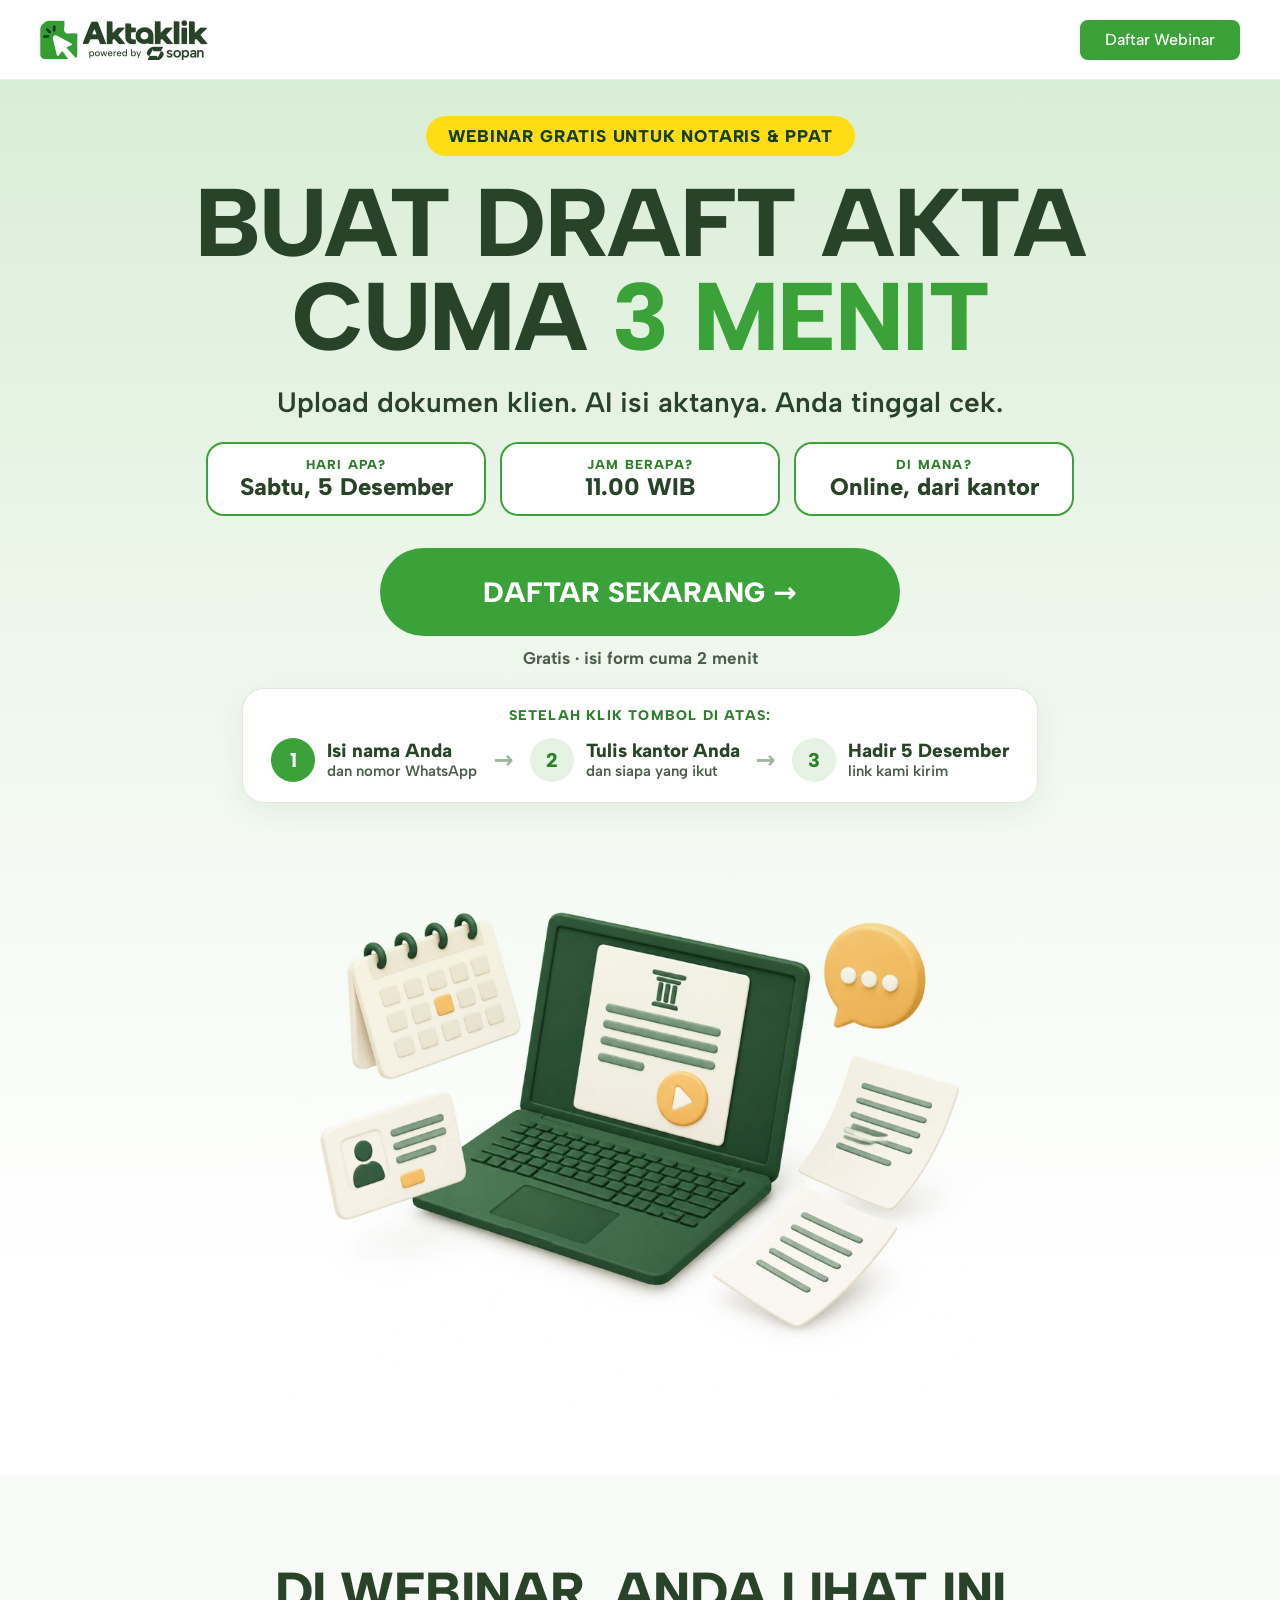
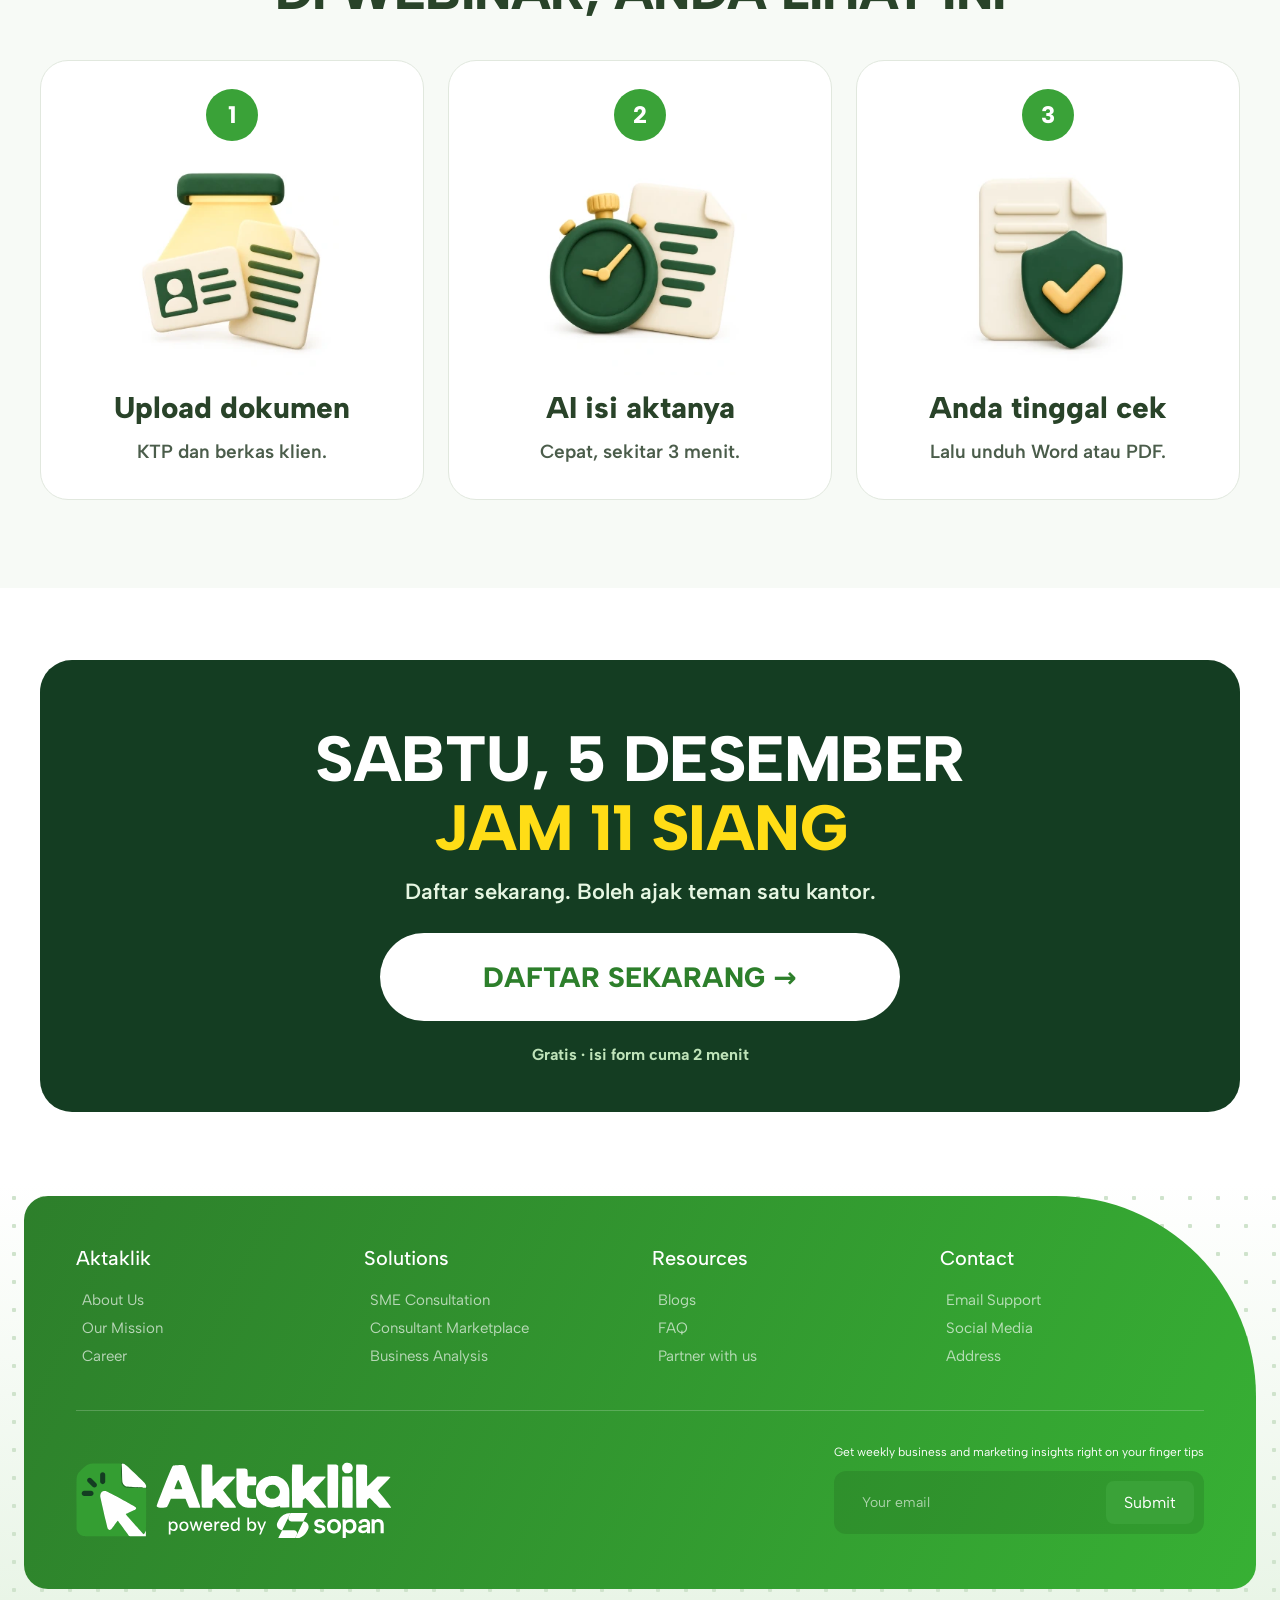
<file: index.html>
<!doctype html>
<html lang="id">
<head>
<meta charset="utf-8">
<meta name="viewport" content="width=device-width,initial-scale=1">
<title>Webinar Gratis Aktaklik · Sabtu 5 Desember</title>
<meta name="description" content="Daftar webinar Aktaklik, Sabtu 5 Desember 2026 pukul 11.00 WIB, online.">
<meta name="robots" content="noindex">
<link rel="icon" href="assets/img/favicon.svg">
<link rel="preload" href="assets/fonts/albert-sans-latin-800-normal.woff2" as="font" type="font/woff2" crossorigin>
<link rel="stylesheet" href="assets/css/fonts.css">
<link rel="stylesheet" href="assets/css/base.css">
<link rel="stylesheet" href="assets/css/modal.css">
<link rel="stylesheet" href="assets/css/bold.css">
</head>
<body data-version="bold">
<header class="nav"><div class="container">
  <img src="assets/img/logo.webp" alt="Aktaklik powered by Sopan" width="168" height="40">
  <button class="btn-nav" type="button" data-open>Daftar Webinar</button>
</div></header>
<main>
  <section class="hero"><div class="container">
    <p class="tag">WEBINAR GRATIS UNTUK NOTARIS &amp; PPAT</p>
    <h1>Buat draft <br class="m">akta <br class="d">cuma <br class="m"><em>3 menit</em></h1>
    <p class="simple"><span>Upload dokumen klien.</span> <span>AI isi aktanya.</span> <span>Anda tinggal cek.</span></p>
    <ul class="when">
      <li><small>HARI APA?</small><b>Sabtu, 5 Desember</b></li>
      <li><small>JAM BERAPA?</small><b>11.00 WIB</b></li>
      <li><small>DI MANA?</small><b>Online, dari kantor</b></li>
    </ul>
    <button class="btn-glow" type="button" data-open>DAFTAR SEKARANG <span aria-hidden="true">→</span></button>
    <p class="free">Gratis · isi form cuma 2 menit</p>
    <div class="next"><p>SETELAH KLIK TOMBOL DI ATAS:</p><ol>
      <li><i>1</i><span><b>Isi nama Anda</b><small>dan nomor WhatsApp</small></span></li>
      <li><i>2</i><span><b>Tulis kantor Anda</b><small>dan siapa yang ikut</small></span></li>
      <li><i>3</i><span><b>Hadir 5 Desember</b><small>link kami kirim</small></span></li>
    </ol></div>
    <img class="visual blend" src="assets/img/hero.webp" alt="Ilustrasi laptop, kalender, dan dokumen klien" width="720" height="591">
  </div></section>

  <section class="see"><div class="container">
    <h2>Di webinar, Anda lihat ini</h2>
    <ol>
      <li><i>1</i><img class="blend" src="assets/img/icon-scan.webp" alt="" width="220" height="220" loading="lazy"><h3>Upload dokumen</h3><p>KTP dan berkas klien.</p></li>
      <li><i>2</i><img class="blend" src="assets/img/icon-timer.webp" alt="" width="220" height="220" loading="lazy"><h3>AI isi aktanya</h3><p>Cepat, sekitar 3 menit.</p></li>
      <li><i>3</i><img class="blend" src="assets/img/icon-shield.webp" alt="" width="220" height="220" loading="lazy"><h3>Anda tinggal cek</h3><p>Lalu unduh Word atau PDF.</p></li>
    </ol>
  </div></section>

  <section class="last"><div class="container"><div class="band">
    <h2><span>Sabtu, 5 Desember</span> <em>Jam 11 siang</em></h2>
    <p>Daftar sekarang. Boleh ajak teman satu kantor.</p>
    <button class="btn-glow white" type="button" data-open>DAFTAR SEKARANG <span aria-hidden="true">→</span></button>
    <small>Gratis · isi form cuma 2 menit</small>
  </div></div></section>
</main>
<footer class="footer"><div class="footer-box">
  <div class="footer-cols"><div><h4>Aktaklik</h4><ul><li>About Us</li><li>Our Mission</li><li>Career</li></ul></div><div><h4>Solutions</h4><ul><li>SME Consultation</li><li>Consultant Marketplace</li><li>Business Analysis</li></ul></div><div><h4>Resources</h4><ul><li>Blogs</li><li>FAQ</li><li>Partner with us</li></ul></div><div><h4>Contact</h4><ul><li>Email Support</li><li>Social Media</li><li>Address</li></ul></div></div>
  <div class="footer-bottom">
    <img src="assets/img/logo-white.svg" alt="Aktaklik powered by Sopan" width="168" height="40">
    <div class="news"><p>Get weekly business and marketing insights right on your finger tips</p>
      <form data-news><input type="email" placeholder="Your email" aria-label="Your email"><button>Submit</button></form><small aria-live="polite"></small></div>
  </div>
</div></footer>
<div id="modal-root"></div>
<script src="assets/js/config.js"></script>
<script src="assets/js/app.js"></script>
</body>
</html>
</file>
<file: assets/css/fonts.css>
@font-face{font-family:'Albert Sans';font-style:normal;font-weight:400;font-display:swap;src:url('../fonts/albert-sans-latin-400-normal.woff2') format('woff2')}
@font-face{font-family:'Albert Sans';font-style:normal;font-weight:500;font-display:swap;src:url('../fonts/albert-sans-latin-500-normal.woff2') format('woff2')}
@font-face{font-family:'Albert Sans';font-style:normal;font-weight:600;font-display:swap;src:url('../fonts/albert-sans-latin-600-normal.woff2') format('woff2')}
@font-face{font-family:'Albert Sans';font-style:normal;font-weight:700;font-display:swap;src:url('../fonts/albert-sans-latin-700-normal.woff2') format('woff2')}
@font-face{font-family:'Albert Sans';font-style:normal;font-weight:800;font-display:swap;src:url('../fonts/albert-sans-latin-800-normal.woff2') format('woff2')}
</file>
<file: assets/css/base.css>
:root{--dark:#294329;--green:#2d7f2b;--primary:#3aa238;--body:#4b5d4b;--muted:#8b978a;--soft:#e5f2e4;--line:#dde8dd;--yellow:#ffdd16;--deep:#143d22;--bg-soft:#f7faf6}
*,*::before,*::after{box-sizing:border-box}
html{scroll-behavior:smooth;-webkit-text-size-adjust:100%}
body{margin:0;font-family:'Albert Sans',system-ui,sans-serif;color:var(--dark);background:#fff;-webkit-font-smoothing:antialiased;overflow-x:hidden}
body.locked{overflow:hidden}
img{display:block;max-width:100%}
h1,h2,h3,p,ul,ol{margin:0;padding:0}
ul,ol{list-style:none}
a{color:inherit;text-decoration:none}
button,input{font:inherit;color:inherit}
button{cursor:pointer}
:focus-visible{outline:3px solid var(--yellow);outline-offset:2px}
.container{width:min(1200px,100% - 48px);margin-inline:auto}
.blend{mix-blend-mode:multiply}

/* gradient hijau lembut di hero (dua versi) */
.hero{background:linear-gradient(#d9eed6,#eef7ec 40%,#fff 85%)}

/* nav */
.nav{height:80px;border-bottom:1px solid #eef2ed;background:#fff;display:flex;align-items:center}
.nav .container{display:flex;align-items:center;justify-content:space-between;gap:16px}
.nav img{width:168px;height:40px}
.btn-nav{border:0;background:var(--primary);color:#fff;border-radius:8px;min-width:160px;height:40px;padding:0 18px;font-weight:500;font-size:16px}

/* footer */
.footer{padding:12px 24px 12px;background:radial-gradient(#cfe3cc 2px,transparent 2.5px) 0 0/28px 28px,linear-gradient(#fff,#e9f5e7)}
.footer-box{background:linear-gradient(115deg,#2d7f2b,#37b034);color:#fff;border-radius:24px 200px 24px 24px;padding:50px 52px 34px;max-width:1392px;margin-inline:auto}
.footer-cols{display:grid;grid-template-columns:repeat(4,1fr);gap:24px;padding-bottom:40px;border-bottom:1px solid rgba(255,255,255,.2)}
.footer h4{margin:0 0 16px;font-weight:500;font-size:20px}
.footer li{font-size:15px;opacity:.65;padding:5px 0 5px 6px}
.footer-bottom{display:flex;justify-content:space-between;align-items:center;gap:24px;flex-wrap:wrap;padding-top:34px}
.footer-bottom img{width:316px;height:auto}
.news p{font-size:12px;margin-bottom:12px}
.news form{display:flex;background:rgba(0,0,0,.1);border-radius:12px;padding:10px;gap:8px;width:min(416px,100%)}
.news input{flex:1;min-width:0;background:transparent;border:0;color:#fff;padding:0 18px;font-size:14px}
.news input::placeholder{color:rgba(255,255,255,.6)}
.news button{border:0;border-radius:8px;background:var(--primary);color:#fff;padding:12px 18px}
.news small{display:block;margin-top:8px;min-height:1em}

@media (max-width:900px){
  .footer-box{border-radius:20px 80px 20px 20px;padding:36px 24px 28px}
  .footer-cols{grid-template-columns:repeat(2,1fr)}
  .footer-bottom img{width:220px}
  .news{width:100%}
}
@media (max-width:600px){
  .container{width:calc(100% - 32px)}
  .footer{padding:8px}
  .nav{height:64px}
  .nav img{width:134px;height:32px}
  .btn-nav{min-width:0;height:36px;font-size:14px;padding:0 14px}
}
@media (prefers-reduced-motion:reduce){*,*::before,*::after{animation:none!important;transition:none!important;scroll-behavior:auto!important}}
</file>
<file: assets/css/modal.css>
.overlay{position:fixed;inset:0;z-index:50;background:rgba(20,46,24,.55);display:flex;overflow-y:auto;overscroll-behavior:contain;padding:24px 16px}
.dialog{position:relative;margin:auto;width:480px;max-width:100%;background:#fff;border-radius:24px;padding:28px 40px 28px;box-shadow:0 24px 60px rgba(10,30,12,.25);animation:pop .35s ease-out}
.dialog.wide{width:560px}
@keyframes pop{from{opacity:0;transform:translateY(14px) scale(.98)}}
.top{display:flex;align-items:center;justify-content:space-between;gap:16px;min-height:36px}
.stepper{display:flex;align-items:center;gap:8px;font-size:14px;font-weight:600;color:var(--muted);white-space:nowrap}
.stepper li{display:flex;align-items:center;gap:8px}
.stepper li+li::before{content:'';width:24px;height:2px;background:#dde5dc}
.stepper li.reached::before{background:var(--primary)}
.stepper b{display:grid;place-items:center;width:30px;height:30px;border-radius:50%;border:1px solid #dde5dc;font-weight:800}
.stepper .reached b{background:var(--primary);border-color:var(--primary);color:#fff}
.stepper .now{color:var(--dark);font-weight:800}
.close{flex:none;width:36px;height:36px;border:0;border-radius:50%;background:#f1f5f0;font-size:22px;line-height:1}
.title{margin:18px 0 6px;font-size:26px;font-weight:700;text-transform:none;letter-spacing:0;line-height:1.2}
.lead{font-size:16px;font-weight:500;line-height:1.45;margin-bottom:18px}
.pill{display:inline-block;margin-top:14px;background:var(--yellow);color:var(--deep);border-radius:99px;padding:6px 12px;font-size:12px;font-weight:800}
.field{margin:0 0 15px;border:0;padding:0;min-width:0}
.label{display:block;font-size:14px;font-weight:600;margin-bottom:8px;padding:0}
.label small{font-weight:500;color:var(--muted);font-size:12px}
.q .label{font-size:15px;font-weight:700}
.q .label em{font-style:normal;color:var(--primary);margin-right:6px}
.input{display:flex;align-items:center;border:1px solid var(--line);border-radius:12px;height:48px;background:#fff}
.input:focus-within{border-color:var(--primary);box-shadow:0 0 0 3px rgba(58,162,56,.15)}
.input input{border:0;outline:0;background:transparent;width:100%;height:100%;padding:0 15px;font-size:16px;min-width:0;border-radius:12px}
.input input::placeholder{color:var(--muted)}
.input .pre{padding:0 12px 0 15px;border-right:1px solid var(--line);font-weight:600;font-size:15px}
.chips{display:flex;flex-wrap:wrap;gap:8px}
.chip{position:relative}
.chip input{position:absolute;opacity:0;pointer-events:none}
.chip span{display:block;border:1px solid var(--line);border-radius:99px;padding:8px 15px;font-size:14px;font-weight:500;cursor:pointer;background:#fff}
.chip input:checked+span{background:var(--soft);border-color:var(--primary);color:var(--green)}
.chip input:focus-visible+span{outline:3px solid var(--yellow);outline-offset:2px}
.error{display:none;color:#b42318;font-size:12.5px;font-weight:600;margin-top:6px}
.invalid .error{display:block}
.invalid .input{border-color:#d92d20}
.person{display:grid;grid-template-columns:3fr 2fr 36px;gap:8px;align-items:center;margin-bottom:8px}
.add{width:100%;height:42px;border:1px dashed var(--primary);border-radius:12px;background:#f3f9f2;color:var(--green);font-weight:600;font-size:14px}
.total,.hint{font-size:13px;font-weight:500;color:var(--body);margin-top:8px}
.btn-main,.btn-line{display:flex;justify-content:center;align-items:center;gap:8px;width:100%;min-height:52px;border-radius:99px;font-weight:700;font-size:16px;border:1px solid var(--primary);padding:0 16px}
.btn-main{background:var(--primary);color:#fff;margin-top:6px}
.btn-line{background:#fff;color:var(--green);margin-top:12px}
.textbtn{display:block;margin:12px auto 0;border:0;background:none;font-size:14px;font-weight:500;color:var(--muted);padding:6px}
.privacy{text-align:center;font-size:13px;color:var(--muted);margin-top:14px}
.success{text-align:center}
.success>img{width:112px;height:112px;margin:0 auto 2px}
.success .pill{margin:0 0 10px}
.success .lead{max-width:360px;margin:0 auto 18px;font-size:15px;color:var(--body)}
.success .btn-main svg{width:22px;height:22px;flex:none}
.success .wa-note{margin:10px auto 0;max-width:320px;font-size:12.5px;color:var(--muted)}
.success .btn-line{margin-top:16px;min-height:48px;font-size:15px}
.success .close{position:absolute;right:16px;top:16px}
.success .title{margin-top:0}

/* bold */
[data-version="bold"] .title{font-size:34px;font-weight:800;text-transform:uppercase;margin-top:8px}
[data-version="bold"] .lead b{color:var(--green);font-weight:800}
[data-version="bold"] .btn-main{min-height:66px;font-size:21px;font-weight:800;margin-top:12px;border:0;animation:breathe-form 1.1s ease-in-out infinite alternate}
@keyframes breathe-form{
  from{transform:scale(1);box-shadow:0 0 18px 1px rgba(58,162,56,.4)}
  to{transform:scale(1.025);box-shadow:0 0 0 7px rgba(58,162,56,.18),0 0 38px 8px rgba(58,162,56,.5)}
}
[data-version="bold"] .success .title{font-size:34px;margin-top:0}
.next-list{background:#f5faf4;border:1px solid #e3eee1;border-radius:14px;padding:16px 20px;text-align:left;margin-bottom:12px}
.next-list li{display:flex;gap:14px;align-items:center;padding:7px 0}
.next-list i{display:grid;place-items:center;flex:none;width:38px;height:38px;border-radius:50%;background:var(--primary);color:#fff;font-style:normal;font-weight:800;font-size:17px}
.next-list b{display:block;font-size:18px;font-weight:800}
.next-list small{display:block;font-size:14px;font-weight:500;color:var(--body)}
[data-version="bold"] .success .lead{margin-bottom:14px;font-size:17px;color:var(--dark)}
[data-version="bold"] .success .lead b{color:var(--green)}
[data-version="bold"] .success .who{margin:0 0 6px;text-align:center}

@media (max-width:600px){
  .overlay{padding:0}
  .dialog,.dialog.wide{width:100%;min-height:100%;align-self:flex-start;margin:0;border-radius:0;padding:16px 20px calc(24px + env(safe-area-inset-bottom));box-shadow:none}
  .title{font-size:23px}
  [data-version="bold"] .title,[data-version="bold"] .success .title{font-size:27px}
  .stepper{gap:6px;font-size:12px}
  .stepper li{gap:6px}
  .stepper li+li::before{width:12px}
  .stepper li:not(.now) span{display:none}
  .person{grid-template-columns:1fr 36px}
  .person .input:nth-child(2){grid-row:2}
  .person{margin-bottom:14px}
  [data-version="bold"] .btn-main{font-size:18px}
}
</file>
<file: assets/css/bold.css>
.hero{padding:36px 0 64px;text-align:center}
.hero .container{display:flex;flex-direction:column;align-items:center;gap:20px}
.tag{background:var(--yellow);color:var(--deep);border-radius:99px;padding:10px 22px;font-size:17px;font-weight:800;letter-spacing:.8px}
h1{font-size:min(96px,9.4vw);font-weight:800;text-transform:uppercase;line-height:.98;letter-spacing:-1.5px;text-wrap:balance}
h1 br.m{display:none}
h1 em{font-style:normal;color:var(--primary);white-space:nowrap}
.simple{font-size:28px;font-weight:600;line-height:1.35}
.when{display:grid;grid-template-columns:repeat(3,280px);gap:14px}
.when li{background:#fff;border:2px solid var(--primary);border-radius:18px;padding:13px 10px}
.when small{display:block;font-size:13px;font-weight:800;letter-spacing:1.2px;color:var(--green)}
.when b{display:block;font-size:24px;font-weight:800}
.btn-glow{--glow:58,162,56;border:0;border-radius:99px;width:min(520px,100%);min-height:88px;padding:0 24px;margin-top:12px;background:var(--primary);color:#fff;font-size:28px;font-weight:800;animation:breathe 1.1s ease-in-out infinite alternate}
.btn-glow.white{--glow:255,255,255;background:#fff;color:var(--green)}
@keyframes breathe{
  from{transform:scale(1);box-shadow:0 0 26px 2px rgba(var(--glow),.45),0 10px 24px rgba(31,92,30,.25)}
  to{transform:scale(1.045);box-shadow:0 0 0 10px rgba(var(--glow),.2),0 0 60px 14px rgba(var(--glow),.58),0 14px 30px rgba(31,92,30,.3)}
}
.free{font-size:17px;font-weight:700;color:var(--body);margin-top:-8px}
.next{background:#fff;border:1px solid #e1e8de;border-radius:22px;padding:18px 28px 20px;box-shadow:0 10px 30px rgba(41,67,41,.07)}
.next>p{font-size:14px;font-weight:800;letter-spacing:1.2px;color:var(--green);margin-bottom:14px}
.next ol{display:flex;align-items:center;gap:16px;text-align:left}
.next li{display:flex;align-items:center;gap:12px}
.next li+li::before{content:'→';color:#9db59a;font-weight:800;font-size:24px;margin-right:4px}
.next i,.see i{display:grid;place-items:center;flex:none;border-radius:50%;font-style:normal;font-weight:800}
.next i{width:44px;height:44px;background:var(--soft);color:var(--green);font-size:20px}
.next li:first-child i{background:var(--primary);color:#fff}
.next b{display:block;font-size:19px;font-weight:800}
.next small{display:block;font-size:15px;font-weight:600;color:var(--body)}
.visual{width:100%;max-width:720px;height:auto}
.see{background:var(--bg-soft);padding:88px 0;text-align:center}
h2{text-transform:uppercase;font-weight:800;letter-spacing:-.5px;line-height:1.08;text-wrap:balance}
.see h2{font-size:52px;margin-bottom:40px}
.see ol{display:grid;grid-template-columns:repeat(3,1fr);gap:24px}
.see li{background:#fff;border:1px solid #e1e8de;border-radius:28px;padding:28px 16px 36px;display:flex;flex-direction:column;align-items:center;gap:14px}
.see i{width:52px;height:52px;background:var(--primary);color:#fff;font-size:24px}
.see img{width:220px;height:220px}
.see h3{font-size:30px;font-weight:800}
.see p{font-size:19px;font-weight:600;color:var(--body)}
.last{padding:72px 0}
.band{background:var(--deep);color:#fff;border-radius:32px;padding:64px 24px 48px;display:flex;flex-direction:column;align-items:center;gap:16px;text-align:center}
.band h2{font-size:64px}
.band h2 span,.band h2 em{display:block}
.band h2 em{font-style:normal;color:var(--yellow)}
.band p{font-size:22px;font-weight:600;color:#e6f6e2}
.band small{font-size:16px;font-weight:700;color:#bfe3b9;margin-top:8px}
@media (max-width:900px){
  .when{grid-template-columns:repeat(3,1fr);width:100%}
  .when b{font-size:19px}
  .next{width:100%;max-width:480px}
  .next ol{flex-direction:column;align-items:stretch;gap:12px}
  .next li+li::before{content:none}
  .see ol{grid-template-columns:1fr;max-width:440px;margin-inline:auto;gap:16px}
  .see{padding:64px 0}
}
@media (max-width:600px){
  .hero{padding:20px 0 40px}
  h1{font-size:clamp(40px,13.2vw,64px);letter-spacing:-1px}
  h1 br.m{display:inline}
  h1 br.d{display:none}
  .hero .container{gap:14px}
  .tag{font-size:11.5px;padding:8px 14px;letter-spacing:.4px}
  .simple{font-size:20px}
  .simple span{display:block}
  .when{grid-template-columns:1fr;gap:6px;max-width:360px}
  .when li{display:flex;justify-content:space-between;align-items:center;padding:8px 16px;border-radius:12px}
  .when small{font-size:11px}
  .when b{font-size:17px}
  .btn-glow{min-height:68px;font-size:21px;width:calc(100% - 20px);margin-top:10px}
  .free{margin-top:0;font-size:15px}
  .visual{margin-top:8px}
  .see h2{font-size:34px;margin-bottom:28px}
  .see img{width:170px;height:170px}
  .see h3{font-size:25px}
  .last{padding:40px 0}
  .band{padding:44px 16px 32px;border-radius:24px}
  .band h2{font-size:clamp(23px,7.6vw,44px)}
  .band p{font-size:18px}
}
@media (max-width:360px){
  .btn-glow{font-size:18px;padding:0 12px;white-space:nowrap}
}
</file>
